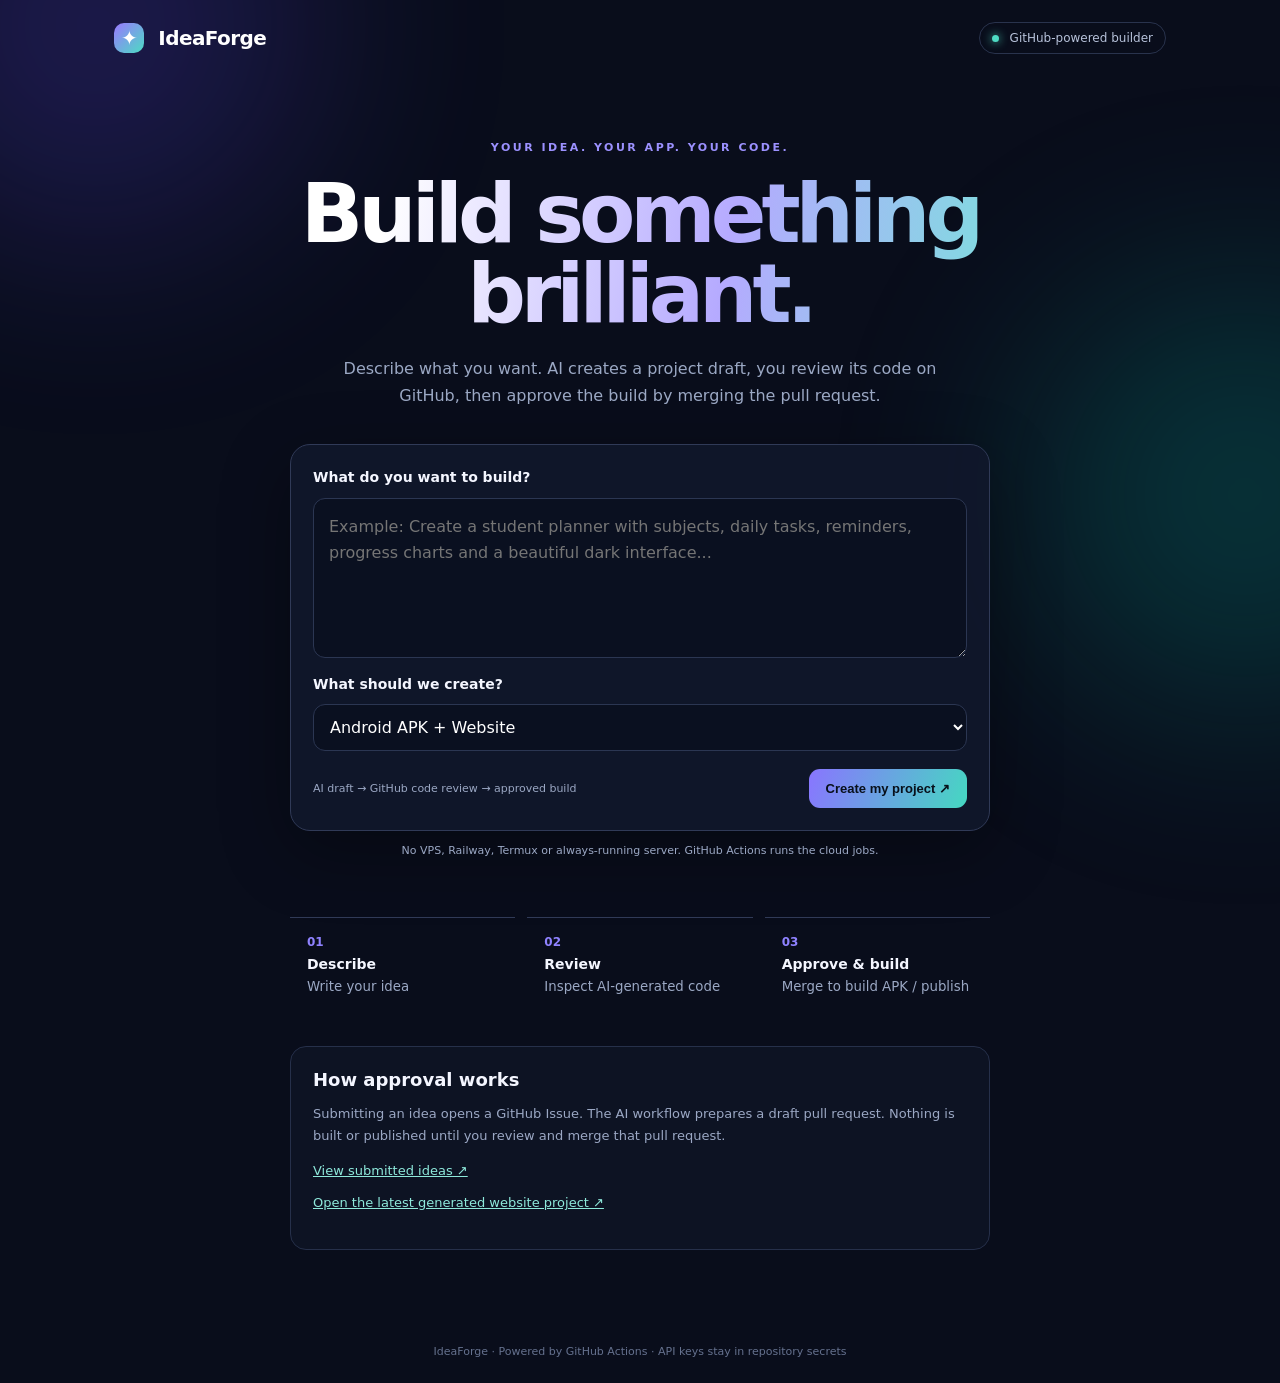
<file: index.html>
<!doctype html><html lang="en"><head><meta charset="utf-8"><meta name="viewport" content="width=device-width,initial-scale=1"><meta name="theme-color" content="#090d1b"><meta name="description" content="Turn your idea into an Android app or website with AI and GitHub Actions."><title>IdeaForge — Build from an idea</title><link rel="stylesheet" href="assets/app.css"></head><body><div class="ambient ambient-a"></div><div class="ambient ambient-b"></div><header class="topbar"><a class="brand" href="./"><span class="brand-mark">✦</span> IdeaForge</a><span class="status"><i></i> GitHub-powered builder</span></header><main><section class="hero"><div class="eyebrow">YOUR IDEA. YOUR APP. YOUR CODE.</div><h1>Build something<br><span>brilliant.</span></h1><p class="lead">Describe what you want. AI creates a project draft, you review its code on GitHub, then approve the build by merging the pull request.</p><div class="composer"><label for="idea">What do you want to build?</label><textarea id="idea" rows="5" maxlength="6000" placeholder="Example: Create a student planner with subjects, daily tasks, reminders, progress charts and a beautiful dark interface..."></textarea><label for="target" class="target-label">What should we create?</label><select id="target"><option value="Both Android APK and website">Android APK + Website</option><option value="Android APK">Android APK only</option><option value="Website">Website only</option></select><div class="composer-bottom"><span>AI draft → GitHub code review → approved build</span><button id="submitIdea" type="button">Create my project <b>↗</b></button></div></div><p class="note">No VPS, Railway, Termux or always-running server. GitHub Actions runs the cloud jobs.</p></section><section class="steps"><div><span>01</span><b>Describe</b><small>Write your idea</small></div><div><span>02</span><b>Review</b><small>Inspect AI-generated code</small></div><div><span>03</span><b>Approve & build</b><small>Merge to build APK / publish</small></div></section><section class="how"><h2>How approval works</h2><p>Submitting an idea opens a GitHub Issue. The AI workflow prepares a draft pull request. Nothing is built or published until you review and merge that pull request.</p><a href="https://github.com/Hacker123456hacker/apk-builder-v2/issues" target="_blank" rel="noopener">View submitted ideas ↗</a><p class="note"><a href="project/">Open the latest generated website project ↗</a></p></section></main><footer>IdeaForge · Powered by GitHub Actions · API keys stay in repository secrets</footer><script src="assets/app.js"></script></body></html>
</file>
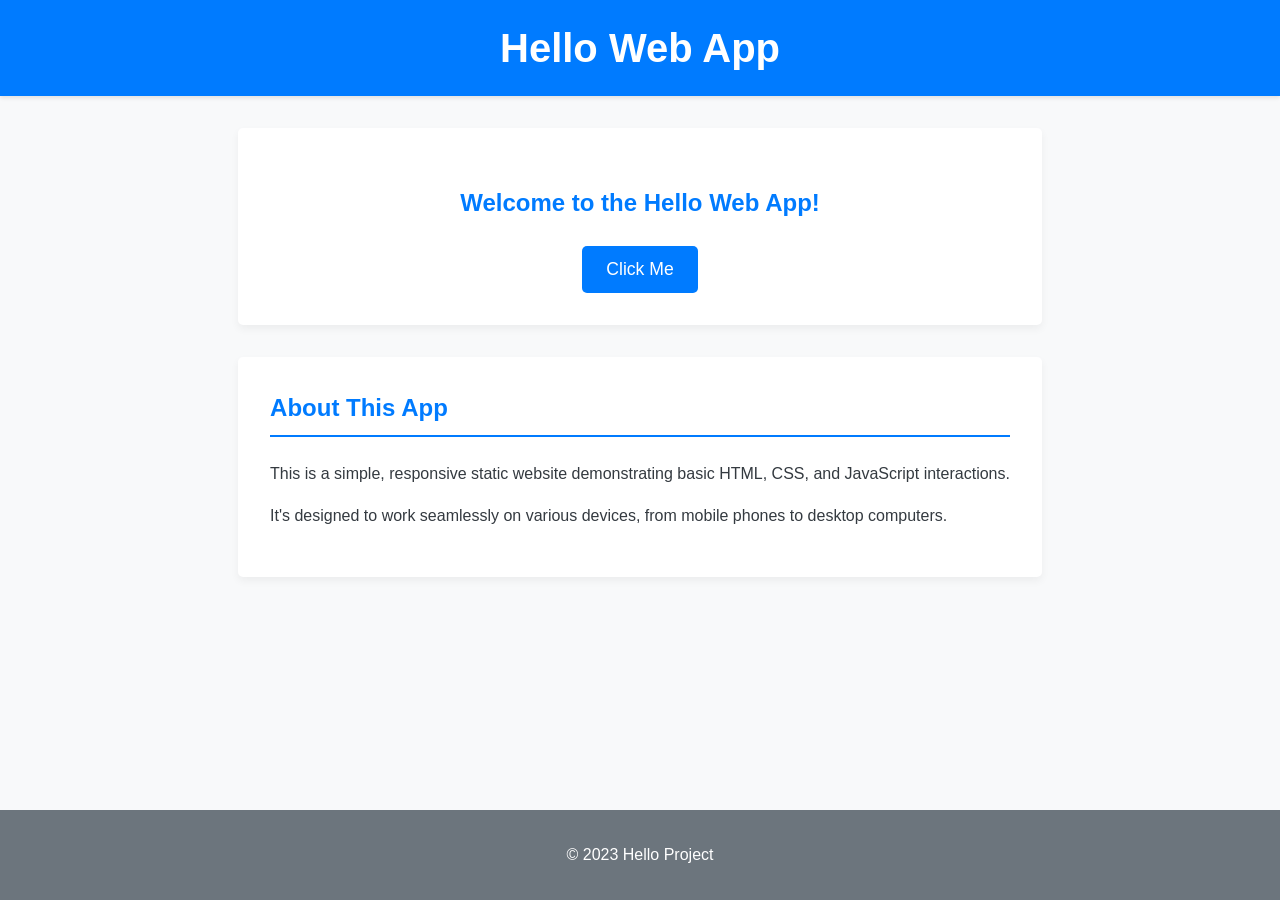
<file: generated/web/index.html>
<!DOCTYPE html>
<html lang="en">
<head>
    <meta charset="UTF-8">
    <meta name="viewport" content="width=device-width, initial-scale=1.0">
    <title>Hello Web</title>
    <link rel="stylesheet" href="styles.css">
</head>
<body>
    <header>
        <h1>Hello Web App</h1>
    </header>
    <main>
        <section class="hero">
            <p id="message">Welcome to the Hello Web App!</p>
            <button id="actionButton">Click Me</button>
        </section>
        <section class="info">
            <h2>About This App</h2>
            <p>This is a simple, responsive static website demonstrating basic HTML, CSS, and JavaScript interactions.</p>
            <p>It's designed to work seamlessly on various devices, from mobile phones to desktop computers.</p>
        </section>
    </main>
    <footer>
        <p>&copy; 2023 Hello Project</p>
    </footer>
    <script src="app.js"></script>
</body>
</html>
</file>
<file: assets/app.css>
:root{color-scheme:dark;--bg:#090d1b;--muted:#9ba8c4;--text:#f4f6ff}*{box-sizing:border-box}body{margin:0;min-height:100vh;background:var(--bg);color:var(--text);font-family:Inter,ui-sans-serif,system-ui,-apple-system,Segoe UI,sans-serif;overflow-x:hidden}.ambient{position:fixed;width:430px;height:430px;border-radius:50%;filter:blur(110px);opacity:.22;pointer-events:none}.ambient-a{background:#654cff;top:-190px;left:-120px}.ambient-b{background:#00bda5;right:-180px;top:280px}.topbar{height:76px;max-width:1100px;margin:auto;padding:0 24px;display:flex;align-items:center;justify-content:space-between;position:relative}.brand{font-size:20px;font-weight:800;color:white;text-decoration:none;letter-spacing:-.6px}.brand-mark{display:inline-grid;place-items:center;width:30px;height:30px;border-radius:10px;background:linear-gradient(135deg,#9a78ff,#4bdcc3);margin-right:8px}.status{font-size:12px;color:#b7c2da;border:1px solid #29334d;border-radius:30px;padding:8px 12px}.status i{display:inline-block;width:7px;height:7px;border-radius:50%;background:#4edbc3;margin-right:7px;box-shadow:0 0 10px #4edbc3}main{max-width:900px;margin:0 auto;padding:65px 24px 35px;position:relative}.hero{text-align:center}.eyebrow{color:#9c91ff;font-size:11px;font-weight:800;letter-spacing:2.5px}h1{font-size:clamp(48px,8vw,82px);line-height:.98;letter-spacing:-5px;margin:20px 0;background:linear-gradient(100deg,#fff 20%,#b5aaff 60%,#70ead6);background-clip:text;color:transparent}.lead{max-width:620px;margin:0 auto;color:var(--muted);font-size:16px;line-height:1.7}.composer{max-width:700px;margin:35px auto 0;text-align:left;border:1px solid #303a57;border-radius:20px;padding:22px;background:#11182be8;box-shadow:0 20px 70px #0005}.composer label{font-weight:700;font-size:14px}.composer textarea,.composer select{display:block;width:100%;margin-top:12px;margin-bottom:18px;padding:15px;border-radius:12px;border:1px solid #2b3652;background:#0a1020;color:white;font:inherit;line-height:1.6;outline:none}.composer textarea:focus,.composer select:focus{border-color:#8b7cff}.composer select{padding:12px}.target-label{display:block}.composer-bottom{display:flex;align-items:center;justify-content:space-between;gap:15px;margin-top:8px}.composer-bottom span,.note{font-size:11px;color:var(--muted)}button{border:0;border-radius:11px;padding:12px 17px;background:linear-gradient(110deg,#8975ff,#45d8c1);color:#08101b;font-weight:800;font-size:13px;cursor:pointer}button:disabled{opacity:.55;cursor:wait}.note{margin-top:13px}.steps{display:grid;grid-template-columns:repeat(3,1fr);gap:12px;margin:60px auto 15px;max-width:700px}.steps div{padding:17px;border-top:1px solid #303a57;display:grid;gap:7px}.steps span{color:#8f82ff;font-size:12px;font-weight:800}.steps b{font-size:14px}.steps small{color:var(--muted)}.how{max-width:700px;margin:35px auto;padding:22px;border:1px solid #26304a;border-radius:16px;background:#11182b99}.how h2{font-size:18px;margin:0 0 8px}.how p{color:var(--muted);font-size:13px;line-height:1.7}.how a{color:#8ee9db;font-size:13px}footer{text-align:center;padding:25px;color:#65718e;font-size:11px}@media(max-width:560px){main{padding-top:48px}h1{letter-spacing:-3px}.composer{padding:15px}.composer-bottom{align-items:flex-start;flex-direction:column}.composer-bottom button{width:100%}.steps{margin-top:42px}.status{font-size:10px}}
</file>
<file: generated/web/styles.css>
:root {
    --primary-color: #007bff;
    --secondary-color: #6c757d;
    --background-color: #f8f9fa;
    --text-color: #343a40;
    --border-radius: 5px;
    --spacing-unit: 1rem;
}

body {
    font-family: 'Segoe UI', Tahoma, Geneva, Verdana, sans-serif;
    margin: 0;
    padding: 0;
    background-color: var(--background-color);
    color: var(--text-color);
    line-height: 1.6;
    display: flex;
    flex-direction: column;
    min-height: 100vh;
}

header {
    background-color: var(--primary-color);
    color: white;
    padding: var(--spacing-unit) 0;
    text-align: center;
    box-shadow: 0 2px 4px rgba(0,0,0,0.1);
}

header h1 {
    margin: 0;
    font-size: 2.5rem;
}

main {
    flex: 1;
    max-width: 960px;
    margin: 2rem auto;
    padding: 0 var(--spacing-unit);
    display: flex;
    flex-direction: column;
    gap: 2rem;
}

.hero {
    background-color: white;
    padding: 2rem;
    border-radius: var(--border-radius);
    box-shadow: 0 4px 8px rgba(0,0,0,0.05);
    text-align: center;
}

.hero p {
    font-size: 1.5rem;
    margin-bottom: 1.5rem;
    color: var(--primary-color);
    font-weight: bold;
}

button {
    background-color: var(--primary-color);
    color: white;
    border: none;
    padding: 0.8rem 1.5rem;
    border-radius: var(--border-radius);
    font-size: 1.1rem;
    cursor: pointer;
    transition: background-color 0.3s ease;
}

button:hover {
    background-color: #0056b3; /* Darker primary */
}

.info {
    background-color: white;
    padding: 2rem;
    border-radius: var(--border-radius);
    box-shadow: 0 4px 8px rgba(0,0,0,0.05);
}

.info h2 {
    color: var(--primary-color);
    margin-top: 0;
    border-bottom: 2px solid var(--primary-color);
    padding-bottom: 0.5rem;
    margin-bottom: 1.5rem;
}

footer {
    background-color: var(--secondary-color);
    color: white;
    text-align: center;
    padding: var(--spacing-unit) 0;
    margin-top: 2rem;
}

/* Responsive adjustments */
@media (max-width: 768px) {
    header h1 {
        font-size: 2rem;
    }

    main {
        margin: 1rem auto;
        padding: 0 1rem;
    }

    .hero p {
        font-size: 1.2rem;
    }

    button {
        padding: 0.7rem 1.2rem;
        font-size: 1rem;
    }
}

@media (max-width: 480px) {
    header h1 {
        font-size: 1.8rem;
    }

    .hero, .info {
        padding: 1.5rem;
    }

    .hero p {
        font-size: 1rem;
    }
}
</file>
